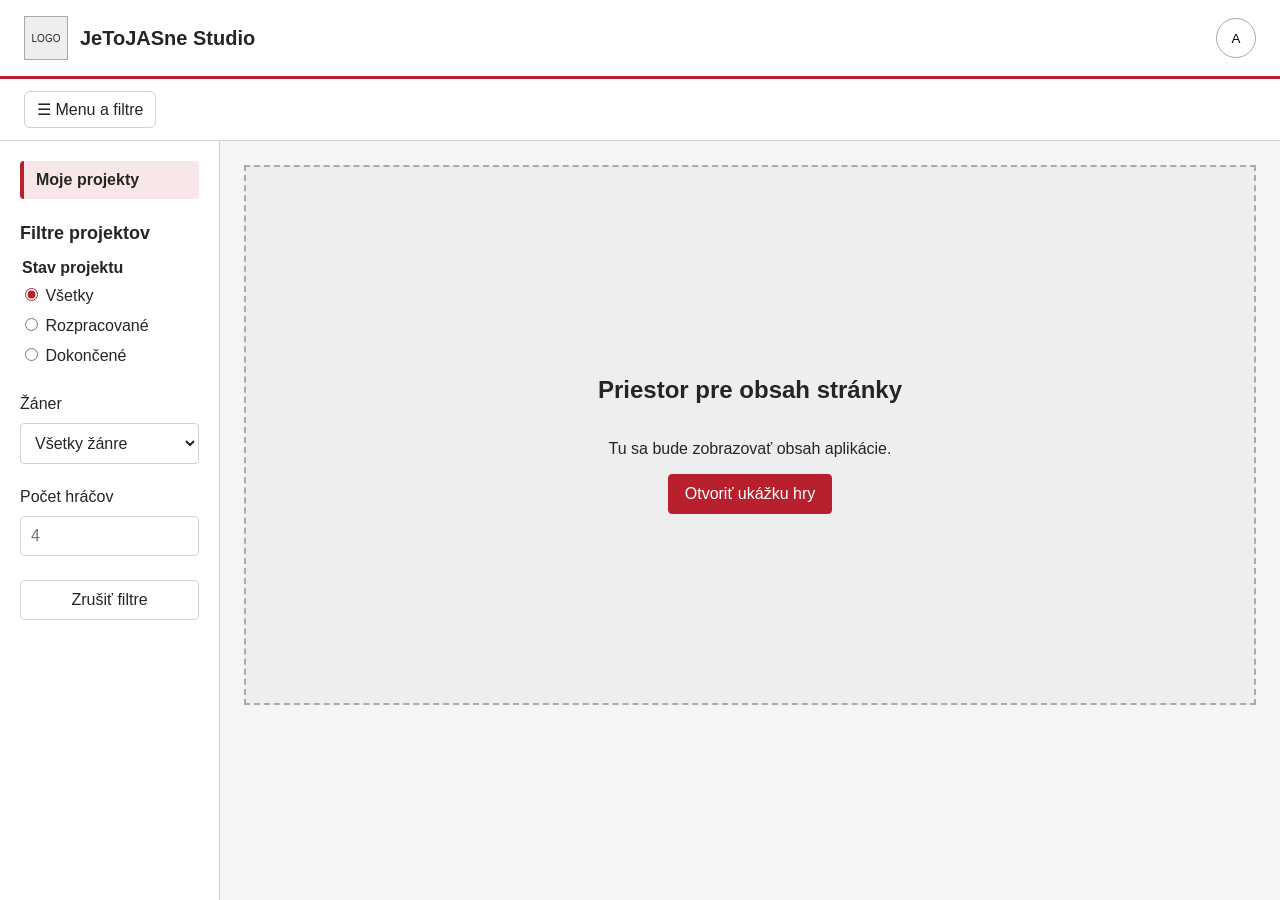
<file: html/index.html>
<!DOCTYPE html>
<html lang="sk">
    <head>
        <meta charset="UTF-8">
        <meta name="viewport" content="width=device-width, initial-scale=1.0">
        <title>JeToJASne Studio</title>
        <link rel="stylesheet" href="style.css">
    </head>
    <body class="projects-page">
        <header class="site-header">
            <a class="brand" href="index.html">
                <span class="logo">LOGO</span>
                <h1>JeToJASne Studio</h1>
            </a>

            <button class="user-button" type="button" aria-label="Používateľský účet">
                A
            </button>
        </header>

        <input
        type="checkbox"
        id="sidebar-toggle"
        class="sidebar-toggle"
        aria-label="Skryť bočný panel"
        aria-controls="bocny-panel"
        >

        <div class="page-toolbar">
        <label for="sidebar-toggle" class="sidebar-toggle-label">☰ Menu a filtre</label>
    </div>

        <div class="layout">
            <aside class="sidebar" id="bocny-panel">
                <nav aria-label="Hlavná navigácia">
                    <a href="index.html" aria-current="page">Moje projekty</a>
                </nav>

                <form class="filters">
                    <h2>Filtre projektov</h2>

                    <fieldset>
                        <legend>Stav projektu</legend>

                        <label>
                            <input type="radio" name="stav" value="vsetky" checked>
                            Všetky
                        </label>

                        <label>
                            <input type="radio" name="stav" value="rozpracovane">
                            Rozpracované
                        </label>

                        <label>
                            <input type="radio" name="stav" value="dokoncene">
                            Dokončené
                        </label>
                    </fieldset>

                    <label for="zaner">Žáner</label>
                    <select id="zaner" name="zaner">
                        <option value="">Všetky žánre</option>
                        <option value="zahada">Záhada</option>
                        <option value="thriller">Thriller</option>
                        <option value="komedia">Komédia</option>
                    </select>

                    <label for="pocet-hracov">Počet hráčov</label>
                    <input
                    type="number"
                    id="pocet-hracov"
                    name="pocet-hracov"
                    min="1"
                    placeholder="4"
                    >

                    <button type="reset">Zrušiť filtre</button>
                </form>
            </aside>

            <main>
                <section class="placeholder">
                    <h2>Priestor pre obsah stránky</h2>
                    <p>Tu sa bude zobrazovať obsah aplikácie.</p>

                    <a class="button" href="hra.html">
                        Otvoriť ukážku hry
                    </a>
                </section>
            </main>
        </div>
    </body>
</html>
</file>
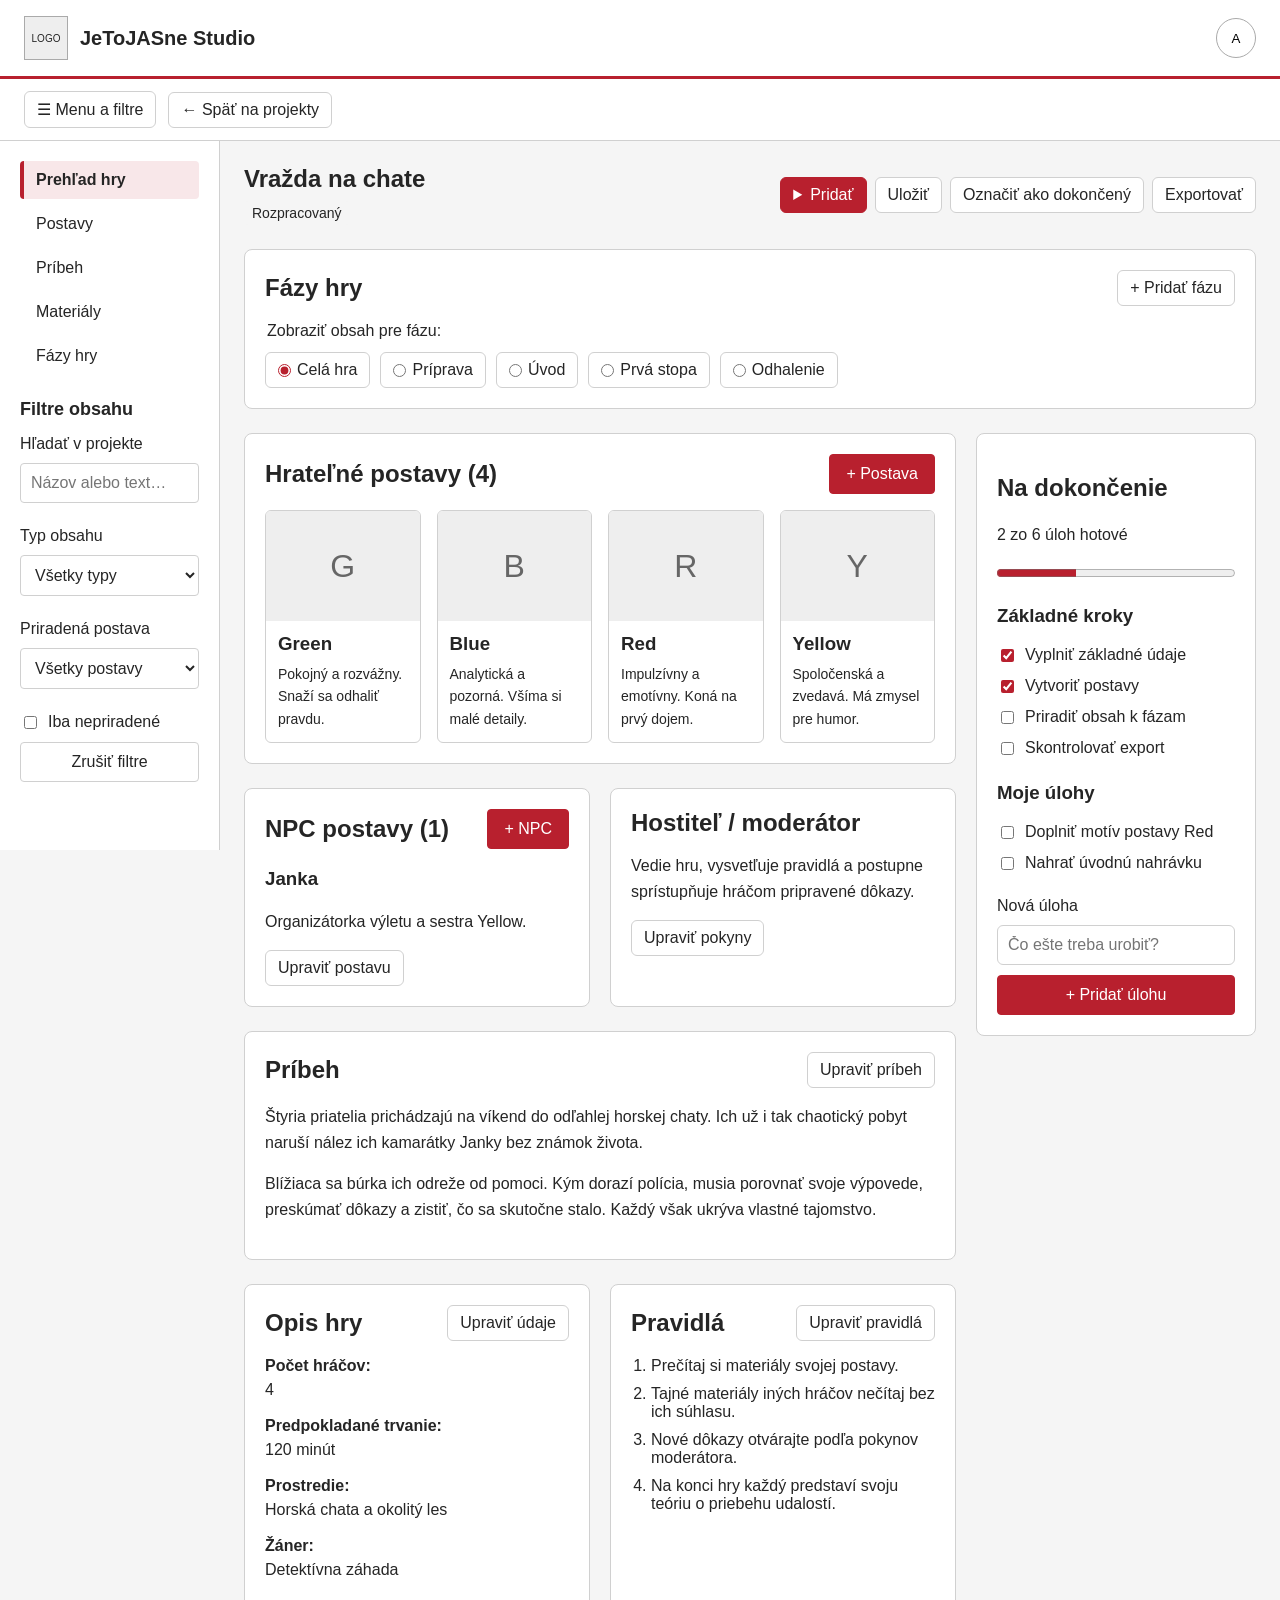
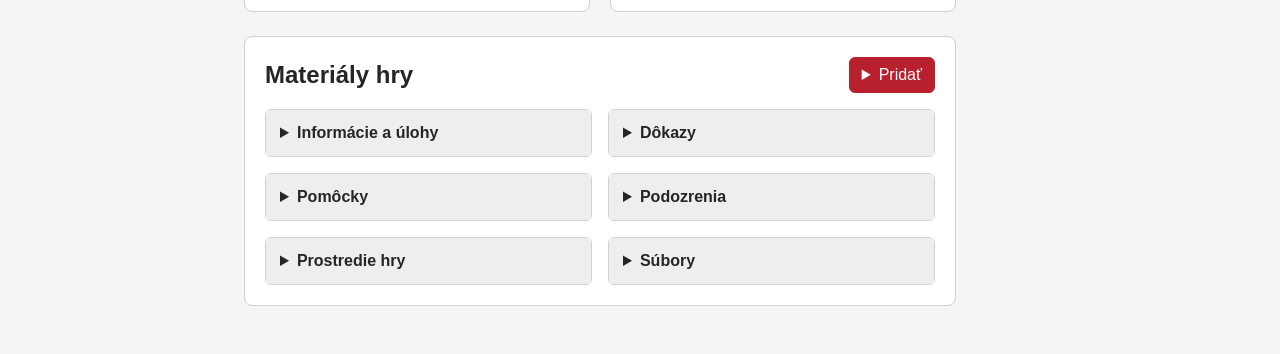
<file: html/hra.html>
<!DOCTYPE html>
<html lang="sk">
    <head>
        <meta charset="UTF-8">
        <meta name="viewport" content="width=device-width, initial-scale=1.0">
        <title>Vražda na chate – JeToJASne Studio</title>
        <link rel="stylesheet" href="style.css">
    </head>
    <body>

        <header class="site-header">
            <a class="brand" href="index.html">
                <span class="logo">LOGO</span>
                <h1>JeToJASne Studio</h1>
            </a>

            <button class="user-button" type="button"
            aria-label="Používateľský účet">
            A
        </button>
    </header>

    <input
    type="checkbox"
    id="sidebar-toggle"
    class="sidebar-toggle"
    aria-label="Skryť bočný panel"
    aria-controls="bocny-panel"
    >

    <div class="page-toolbar">
        <label for="sidebar-toggle" class="sidebar-toggle-label">☰ Menu a filtre</label>
        <a class="back-button" href="index.html">← Späť na projekty</a>
    </div>

    <div class="layout">
        <aside class="sidebar" id="bocny-panel">
            <nav aria-label="Navigácia projektu">
                <a href="hra.html" aria-current="page">Prehľad hry</a>
                <a href="#postavy">Postavy</a>
                <a href="#pribeh">Príbeh</a>
                <a href="#materialy">Materiály</a>
                <a href="#fazy">Fázy hry</a>
            </nav>
            <form class="filters">
                <h2>Filtre obsahu</h2>

                <label for="hladanie">Hľadať v projekte</label>
                <input
                type="search"
                id="hladanie"
                name="hladanie"
                placeholder="Názov alebo text…"
                >

                <label for="typ-obsahu">Typ obsahu</label>
                <select id="typ-obsahu" name="typ-obsahu">
                    <option value="">Všetky typy</option>
                    <option value="informacia">Informácie</option>
                    <option value="uloha">Úlohy postáv</option>
                    <option value="dokaz">Dôkazy</option>
                    <option value="pomocka">Pomôcky</option>
                    <option value="podozrenie">Podozrenia</option>
                </select>

                <label for="filter-postavy">Priradená postava</label>
                <select id="filter-postavy" name="postava">
                    <option value="">Všetky postavy</option>
                    <option value="green">Green</option>
                    <option value="blue">Blue</option>
                    <option value="red">Red</option>
                    <option value="yellow">Yellow</option>
                </select>

                <label class="filter-checkbox">
                    <input type="checkbox" name="nepriradene">
                    Iba nepriradené
                </label>

                <button type="reset">Zrušiť filtre</button>
            </form>
        </aside>

        <main>
            <section class="project-heading">
                <div>
                    <h2>Vražda na chate</h2>
                    <span class="project-status">Rozpracovaný</span>
                </div>

                <div class="project-actions">
                    <details class="add-menu">
                        <summary>Pridať</summary>

                        <div class="add-menu-content">
                            <a href="#postavy">Postavu</a>
                            <a href="#npc">NPC postavu</a>
                            <a href="#fazy">Fázu hry</a>
                            <a href="#materialy">Informáciu</a>
                            <a href="#materialy">Dôkaz</a>
                            <a href="#materialy">Pomôcku</a>
                            <a href="#todo">Úlohu na dokončenie</a>
                        </div>
                    </details>
                    <button type="button">Uložiť</button>
                    <button type="button">Označiť ako dokončený</button>
                    <button type="button">Exportovať</button>
                </div>
            </section>

            <section class="panel" id="fazy">
                <div class="section-heading">
                    <h2>Fázy hry</h2>
                    <button class="secondary-button" type="button">
                        + Pridať fázu
                    </button>
                </div>

                <fieldset class="phase-options">
                    <legend>Zobraziť obsah pre fázu:</legend>

                    <label class="phase-option">
                        <input type="radio" name="faza" value="cela-hra" checked>
                        Celá hra
                    </label>

                    <label class="phase-option">
                        <input type="radio" name="faza" value="priprava">
                        Príprava
                    </label>

                    <label class="phase-option">
                        <input type="radio" name="faza" value="uvod">
                        Úvod
                    </label>

                    <label class="phase-option">
                        <input type="radio" name="faza" value="prva-stopa">
                        Prvá stopa
                    </label>

                    <label class="phase-option">
                        <input type="radio" name="faza" value="odhalenie">
                        Odhalenie
                    </label>
                </fieldset>
            </section>

            <div class="editor-layout">
                <div class="editor-content">
                    <section class="panel" id="postavy">
                        <div class="section-heading">
                            <h2>Hrateľné postavy (4)</h2>
                            <button class="button" type="button">+ Postava</button>
                        </div>

                        <div class="character-grid">
                            <article class="character-card">
                                <div class="character-image" aria-hidden="true">G</div>

                                <div class="character-content">
                                    <h3>Green</h3>
                                    <p>Pokojný a rozvážny. Snaží sa odhaliť pravdu.</p>
                                </div>
                            </article>

                            <article class="character-card">
                                <div class="character-image" aria-hidden="true">B</div>

                                <div class="character-content">
                                    <h3>Blue</h3>
                                    <p>Analytická a pozorná. Všíma si malé detaily.</p>
                                </div>
                            </article>

                            <article class="character-card">
                                <div class="character-image" aria-hidden="true">R</div>

                                <div class="character-content">
                                    <h3>Red</h3>
                                    <p>Impulzívny a emotívny. Koná na prvý dojem.</p>
                                </div>
                            </article>

                            <article class="character-card">
                                <div class="character-image" aria-hidden="true">Y</div>

                                <div class="character-content">
                                    <h3>Yellow</h3>
                                    <p>Spoločenská a zvedavá. Má zmysel pre humor.</p>
                                </div>
                            </article>
                        </div>
                    </section>

                    <div class="two-columns">
                        <section class="panel" id="npc">
                            <div class="section-heading">
                                <h2>NPC postavy (1)</h2>
                                <button class="button" type="button">+ NPC</button>
                            </div>

                            <h3>Janka</h3>
                            <p>Organizátorka výletu a sestra Yellow.</p>

                            <button class="secondary-button" type="button">
                                Upraviť postavu
                            </button>
                        </section>

                        <section class="panel" id="hostitel">
                            <div class="section-heading">
                                <h2>Hostiteľ / moderátor</h2>
                            </div>

                            <p>
                                Vedie hru, vysvetľuje pravidlá a postupne
                                sprístupňuje hráčom pripravené dôkazy.
                                </p>

                                <button class="secondary-button" type="button">
                                    Upraviť pokyny
                                </button>
                            </section>

                        </div>
                        <section class="panel" id="pribeh">
                            <div class="section-heading">
                                <h2>Príbeh</h2>
                                <button class="secondary-button" type="button">
                                    Upraviť príbeh
                                </button>
                            </div>

                            <p>
                                Štyria priatelia prichádzajú na víkend do odľahlej horskej chaty. Ich už i tak chaotický pobyt naruší nález ich kamarátky Janky bez známok života.
                                </p>

                                <p>
                                    Blížiaca sa búrka ich odreže od pomoci. Kým dorazí polícia, musia porovnať svoje výpovede, preskúmať dôkazy a zistiť, čo sa skutočne stalo. Každý však ukrýva vlastné tajomstvo.
                                    </p>
                                </section>
                                <div class="two-columns">
                                    <section class="panel" id="opis-hry">
                                        <div class="section-heading">
                                            <h2>Opis hry</h2>
                                            <button class="secondary-button" type="button">
                                                Upraviť údaje
                                            </button>
                                        </div>

                                        <dl class="game-details">
                                            <dt>Počet hráčov:</dt>
                                            <dd>4</dd>

                                            <dt>Predpokladané trvanie:</dt>
                                            <dd>120 minút</dd>

                                            <dt>Prostredie:</dt>
                                            <dd>Horská chata a okolitý les</dd>

                                            <dt>Žáner:</dt>
                                            <dd>Detektívna záhada</dd>
                                        </dl>
                                    </section>

                                    <section class="panel" id="pravidla">
                                        <div class="section-heading">
                                            <h2>Pravidlá</h2>
                                            <button class="secondary-button" type="button">
                                                Upraviť pravidlá
                                            </button>
                                        </div>

                                        <ol class="rules-list">
                                            <li>Prečítaj si materiály svojej postavy.</li>
                                            <li>
                                                Tajné materiály iných hráčov nečítaj
                                                bez ich súhlasu.
                                                </li>
                                                <li>
                                                    Nové dôkazy otvárajte podľa pokynov
                                                    moderátora.
                                                    </li>
                                                    <li>
                                                        Na konci hry každý predstaví svoju
                                                        teóriu o priebehu udalostí.
                                                        </li>
                                                    </ol>
                                                </section>
                                            </div>
                                            <section class="panel" id="materialy">
                                                <div class="section-heading">
                                                    <h2>Materiály hry</h2>

                                                    <details class="add-menu">
                                                        <summary>Pridať</summary>

                                                        <div class="add-menu-content">
                                                            <button type="button">Informácia</button>
                                                            <button type="button">Úloha</button>
                                                            <button type="button">Dôkaz</button>
                                                            <button type="button">Pomôcka</button>
                                                            <button type="button">Podozrenie</button>
                                                        </div>
                                                    </details>
                                                </div>

                                                <div class="materials-grid">

                                                    <details class="material">
                                                        <summary>Informácie a úlohy</summary>

                                                        <div class="material-content">
                                                            <details class="material-item">
                                                                <summary>Tajný rozhovor</summary>

                                                                <div class="item-description">
                                                                    <p>
                                                                        Yellow počula Janku telefonovať.
                                                                        Spomenula stretnutie pri lese.
                                                                        </p>

                                                                        <p><strong>Typ:</strong> Informácia</p>
                                                                        <p><strong>Postava:</strong> Yellow</p>
                                                                        <p><strong>Fáza:</strong> Prvá stopa</p>

                                                                        <button class="secondary-button" type="button">
                                                                            Upraviť informáciu
                                                                        </button>
                                                                    </div>
                                                                </details>

                                                                <details class="material-item">
                                                                    <summary>Zisti, kto má kľúč</summary>

                                                                    <div class="item-description">
                                                                        <p>
                                                                            Zisti, kto má kľúč od pivnice,
                                                                            bez prezradenia svojho zámeru.
                                                                            </p>

                                                                            <p><strong>Typ:</strong> Úloha</p>
                                                                            <p><strong>Postava:</strong> Red</p>
                                                                            <p><strong>Fáza:</strong> Úvod</p>

                                                                            <button class="secondary-button" type="button">
                                                                                Upraviť úlohu
                                                                            </button>
                                                                        </div>
                                                                    </details>
                                                                </div>
                                                            </details>

                                                            <details class="material">
                                                                <summary>Dôkazy</summary>

                                                                <div class="material-content">
                                                                    <details class="material-item">
                                                                        <summary>Roztrhnutý list</summary>

                                                                        <div class="item-description">
                                                                            <p>
                                                                                Pri krbe sa našla časť listu
                                                                                s neúplným odkazom pre Janku.
                                                                                </p>

                                                                                <p><strong>Postavy:</strong> Green, Blue</p>
                                                                                <p><strong>Fáza:</strong> Prvá stopa</p>

                                                                                <button class="secondary-button" type="button">
                                                                                    Upraviť dôkaz
                                                                                </button>
                                                                            </div>
                                                                        </details>

                                                                        <details class="material-item">
                                                                            <summary>Kľúč od pivnice</summary>

                                                                            <div class="item-description">
                                                                                <p>
                                                                                    Starý kovový kľúč nájdený
                                                                                    pod kreslom v spoločenskej miestnosti.
                                                                                    </p>

                                                                                    <p><strong>Postava:</strong> Red</p>
                                                                                    <p><strong>Fáza:</strong> Odhalenie</p>

                                                                                    <button class="secondary-button" type="button">
                                                                                        Upraviť dôkaz
                                                                                    </button>
                                                                                </div>
                                                                            </details>
                                                                        </div>
                                                                    </details>

                                                                    <details class="material">
                                                                        <summary>Pomôcky</summary>

                                                                        <div class="material-content">
                                                                            <details class="material-item">
                                                                                <summary>Mapa chaty</summary>

                                                                                <div class="item-description">
                                                                                    <p>
                                                                                        Vytlačený plán miestností
                                                                                        s vyznačenou pivnicou.
                                                                                        </p>

                                                                                        <p><strong>Počet:</strong> 1 kus</p>

                                                                                        <button class="secondary-button" type="button">
                                                                                            Upraviť pomôcku
                                                                                        </button>
                                                                                    </div>
                                                                                </details>

                                                                                <details class="material-item">
                                                                                    <summary>Menovky postáv</summary>

                                                                                    <div class="item-description">
                                                                                        <p>
                                                                                            Menovky pre Green, Blue, Red
                                                                                            a Yellow pripravené pred začiatkom hry.
                                                                                            </p>

                                                                                            <p><strong>Počet:</strong> 4 kusy</p>

                                                                                            <button class="secondary-button" type="button">
                                                                                                Upraviť pomôcku
                                                                                            </button>
                                                                                        </div>
                                                                                    </details>
                                                                                </div>
                                                                            </details>

                                                                            <details class="material">
                                                                                <summary>Podozrenia</summary>

                                                                                <div class="material-content">
                                                                                    <details class="material-item">
                                                                                        <summary>Hádka pred zmiznutím</summary>

                                                                                        <div class="item-description">
                                                                                            <p>
                                                                                                Red sa pred Jankiným zmiznutím
                                                                                                s Jankou pohádal. Ostatní počuli
                                                                                                zvýšené hlasy, ale nepoznajú dôvod.
                                                                                                </p>

                                                                                                <p><strong>Týka sa postavy:</strong> Red</p>

                                                                                                <button class="secondary-button" type="button">
                                                                                                    Upraviť podozrenie
                                                                                                </button>
                                                                                            </div>
                                                                                        </details>
                                                                                    </div>
                                                                                </details>

                                                                                <details class="material">
                                                                                    <summary>Prostredie hry</summary>

                                                                                    <div class="material-content">
                                                                                        <label for="opis-prostredia">Opis prostredia</label>

                                                                                        <textarea
                                        class="editable-text"
                                        id="opis-prostredia"
                                        name="opis-prostredia"
                                        rows="5"
                                >Horská chata so spoločenskou miestnosťou, krbom a zamknutou pivnicou. Za chatou vedie chodník do lesa.</textarea>
                                                                                    </div>
                                                                                </details>

                                                                                <details class="material">
                                                                                    <summary>Súbory</summary>

                                                                                    <div class="material-content">
                                                                                        <p>Zatiaľ neboli priložené žiadne súbory.</p>

                                                                                        <label for="priloha">Vybrať prílohu:</label>
                                                                                        <input type="file" id="priloha" name="priloha">
                                                                                    </div>
                                                                                </details>
                                                                            </div>
                                                                        </section>
                                                                    </div>

                                                                    <aside class="panel" id="todo">
                                                                        <h2>Na dokončenie</h2>
                                                                        <p>2 zo 6 úloh hotové</p>

                                                                        <progress value="2" max="6" aria-label="Dokončenie prípravy hry">
                                                                            2 zo 6
                                                                            </progress>

                                                                            <h3>Základné kroky</h3>

                                                                            <div class="todo-list">
                                                                                <label>
                                                                                    <input type="checkbox" checked>
                                                                                    Vyplniť základné údaje
                                                                                </label>

                                                                                <label>
                                                                                    <input type="checkbox" checked>
                                                                                    Vytvoriť postavy
                                                                                </label>

                                                                                <label>
                                                                                    <input type="checkbox">
                                                                                    Priradiť obsah k fázam
                                                                                </label>

                                                                                <label>
                                                                                    <input type="checkbox">
                                                                                    Skontrolovať export
                                                                                </label>
                                                                            </div>

                                                                            <h3>Moje úlohy</h3>

                                                                            <div class="todo-list">
                                                                                <label>
                                                                                    <input type="checkbox">
                                                                                    Doplniť motív postavy Red
                                                                                </label>

                                                                                <label>
                                                                                    <input type="checkbox">
                                                                                    Nahrať úvodnú nahrávku
                                                                                </label>
                                                                            </div>

                                                                            <form class="todo-form">
                                                                                <label for="nova-uloha">Nová úloha</label>

                                                                                <input
                                                                                type="text"
                                                                                id="nova-uloha"
                                                                                name="nova-uloha"
                                                                                placeholder="Čo ešte treba urobiť?"
                                                                                >

                                                                                <button class="button" type="button">
                                                                                    + Pridať úlohu
                                                                                </button>
                                                                            </form>
                                                                        </aside>
                                                                    </div>
                                                                </main>
                                                            </div>

                                                        </body>
                                                    </html>
</file>
<file: html/style.css>
/* JeToJASne Studio – spoločné štýly pre index.html a hra.html. */

:root {
    --page-background: #f5f5f5;
    --surface: #ffffff;
    --sidebar-background: #eeeeee;
    --text-color: #252525;
    --border-color: #d0d0d0;
    --primary-color: #b8202e;
    --primary-hover: #951a25;
}

body {
    display: flex;
    flex-direction: column;
    min-height: 100vh;
    margin: 0;
    font-family: Arial, sans-serif;
    background-color: var(--page-background);
    color: var(--text-color);
}

header {
    background-color: var(--surface);
    padding: 20px;
    border-bottom: 3px solid var(--primary-color);
}

h1 {
    margin: 0;
}

.sidebar {
    min-width: 0;
    padding: 20px;
    background-color: var(--surface);
    border-right: 1px solid var(--border-color);
    position: sticky;
    top: 0;
    align-self: start;

    max-height: 100vh;
    overflow-y: auto;
}

.sidebar nav a {
    display: block;
    padding: 10px 12px;
    margin-bottom: 6px;

    border-left: 4px solid transparent;
    border-radius: 4px;

    color: var(--text-color);
    text-decoration: none;
}

.sidebar nav a[aria-current="page"] {
    border-left-color: var(--primary-color);
    background-color: #f8e7e9;
    font-weight: bold;
}

.sidebar nav a:hover {
    background-color: var(--sidebar-background);
}

.layout {
    flex: 1;
    display: grid;
    grid-template-columns: 220px minmax(0, 1fr);
    min-height: 0;
}

.site-header {
    flex-shrink: 0;
    display: flex;
    justify-content: space-between;
    align-items: center;
    flex-wrap: nowrap;
    gap: 12px;
    padding: 16px 24px;
}

.brand {
    display: flex;
    align-items: center;
    gap: 12px;
    color: inherit;
    text-decoration: none;
    min-width: 0;
}

.brand h1 {
    min-width: 0;
    overflow-wrap: anywhere;
    font-size: 20px;
}

.logo {
    display: flex;
    justify-content: center;
    align-items: center;

    width: 44px;
    height: 44px;
    flex-shrink: 0;

    background-color: #eeeeee;
    border: 1px solid #aaaaaa;
    font-size: 10px;
}

.user-button {
    width: 40px;
    height: 40px;
    flex-shrink: 0;

    border: 1px solid #aaaaaa;
    border-radius: 50%;
    background-color: white;
    cursor: pointer;
}

* {
    box-sizing: border-box;
}

.filters {
    margin-top: 24px;
    margin-bottom: 24px;
}

.filters h2 {
    font-size: 18px;
}

.filters fieldset {
    padding: 0;
    margin: 0 0 20px;
    border: none;
}

.filters legend {
    margin-bottom: 8px;
    font-weight: bold;
}

.filters label {
    display: block;
    margin-bottom: 10px;
}

.filters .filter-checkbox {
    display: flex;
    align-items: flex-start;
    gap: 8px;
}

.filter-checkbox input {
    flex-shrink: 0;
    margin-top: 3px;
    accent-color: var(--primary-color);
}

.filters select,
.filters input[type="number"],
.filters input[type="search"],
.filters button {
    width: 100%;
    min-width: 0;
    padding: 10px;
    margin-bottom: 24px;

    border: 1px solid var(--border-color);
    border-radius: 4px;
    background-color: var(--surface);

    color: var(--text-color);
    font: inherit;
}

.filters button {
    cursor: pointer;
}

main {
    min-width: 0;
    padding: 24px;
}

.placeholder {
    min-height: 60vh;
    padding: 24px;

    display: flex;
    flex-direction: column;
    justify-content: center;
    align-items: center;

    border: 2px dashed #aaaaaa;
    background-color: #eeeeee;
    text-align: center;
}

.button {
    display: inline-block;
    padding: 10px 16px;

    border: 1px solid var(--primary-color);
    border-radius: 4px;
    background-color: var(--primary-color);

    color: white;
    font: inherit;
    cursor: pointer;
    text-decoration: none;
}

.button:hover {
    background-color: var(--primary-hover);
    border-color: var(--primary-hover);
}

.filters input[type="radio"] {
    accent-color: var(--primary-color);
}

.filters button:hover {
    background-color: var(--sidebar-background);
}

a:focus-visible,
button:focus-visible,
input:focus-visible,
select:focus-visible,
textarea:focus-visible {
    outline: 2px solid var(--primary-color);
    outline-offset: 3px;
}

.project-heading {
    display: flex;
    justify-content: space-between;
    align-items: center;
    flex-wrap: wrap;
    gap: 20px;
    margin-bottom: 24px;
}

.project-heading h2 {
    margin: 0 0 8px;
}

.project-status {
    display: inline-block;
    padding: 4px 8px;
    border-radius: 4px;
    background-color: var(--page-background);
    font-size: 14px;
}

.project-actions {
    display: flex;
    flex-wrap: wrap;
    gap: 8px;
}

.project-actions > button {
    padding: 8px 12px;
    border: 1px solid var(--border-color);
    border-radius: 6px;
    background-color: var(--surface);
    color: var(--text-color);
    font: inherit;
    cursor: pointer;
}

.project-actions > button:hover {
    background-color: var(--sidebar-background);
}

.panel {
    min-width: 0;
    overflow-wrap: anywhere;
    padding: 20px;
    margin-bottom: 24px;

    border: 1px solid var(--border-color);
    border-radius: 8px;
    background-color: var(--surface);
}

.section-heading {
    display: flex;
    justify-content: space-between;
    align-items: center;
    flex-wrap: wrap;
    gap: 12px;
    margin-bottom: 16px;
}

.section-heading h2 {
    margin: 0;
}

.character-grid {
    display: grid;
    grid-template-columns: repeat(4, minmax(0, 1fr));
    gap: 16px;
}

.character-card {
    overflow: hidden;
    border: 1px solid var(--border-color);
    border-radius: 6px;
}

.character-image {
    display: flex;
    justify-content: center;
    align-items: center;

    height: 110px;
    background-color: #eeeeee;
    color: #666666;
    font-size: 32px;
}

.character-content {
    padding: 12px;
    overflow-wrap: anywhere;
}

.character-content h3 {
    margin: 0 0 8px;
}

.character-content p {
    margin: 0;
    font-size: 14px;
}

.game-details {
    display: grid;
    grid-template-columns: minmax(0, 1fr);
    gap: 6px;
    margin: 0;
}

.game-details dt,
.game-details dd {
    min-width: 0;
    overflow-wrap: anywhere;
}

.game-details dt {
    font-weight: bold;
}

.game-details dd {
    margin: 0 0 12px;
}

.rules-list {
    margin: 0;
    padding-left: 20px;
}

.rules-list li {
    margin-bottom: 10px;
}

.panel p {
    line-height: 1.6;
}

.two-columns {
    display: grid;
    grid-template-columns: repeat(2, minmax(0, 1fr));
    gap: 20px;
}

.secondary-button {
    padding: 8px 12px;

    border: 1px solid var(--border-color);
    border-radius: 6px;
    background-color: var(--surface);

    color: var(--text-color);
    font: inherit;
    cursor: pointer;
}

.secondary-button:hover {
    background-color: var(--sidebar-background);
}

.materials-grid {
    display: grid;
    grid-template-columns: repeat(2, minmax(0, 1fr));
    align-items: start;
    gap: 16px;
}

.material {
    min-width: 0;
    border: 1px solid var(--border-color);
    border-radius: 6px;
    overflow-wrap: anywhere;
}

.material-actions {
    display: flex;
    flex-wrap: wrap;
    gap: 10px;
    margin-top: 16px;
}

/* Nadpis celej kategórie */
.material > summary {
    padding: 14px;
    background-color: var(--sidebar-background);
    font-weight: bold;
    cursor: pointer;
}

.material > summary:hover {
    background-color: #e2e2e2;
}

/* Jednotlivé záznamy v kategórii */
.material-item {
    border: 1px solid var(--border-color);
    border-radius: 6px;
}

.material-item + .material-item {
    margin-top: 10px;
}

.material-item > summary {
    padding: 10px 12px;
    font-weight: bold;
    cursor: pointer;
}

.material-item > summary:hover {
    background-color: var(--sidebar-background);
}

.material > summary:focus-visible,
.material-item > summary:focus-visible {
    outline: 2px solid var(--primary-color);
    outline-offset: 3px;
}

.item-description {
    padding: 0 12px 12px;
}

.item-description button {
    margin-top: 8px;
}

.material-content {
    padding: 16px;
}

.material-content h3 {
    margin-top: 0;
}

.material-content input[type="file"] {
    display: block;
    width: 100%;
    min-width: 0;
    margin-top: 8px;
}

.phase-options {
    display: flex;
    flex-wrap: wrap;
    gap: 10px;

    margin: 0;
    padding: 0;
    border: none;
}

.phase-options legend {
    margin-bottom: 12px;
}

.phase-option {
    display: flex;
    align-items: center;
    gap: 6px;

    padding: 8px 12px;
    border: 1px solid var(--border-color);
    border-radius: 6px;
    background-color: var(--surface);
    cursor: pointer;
}

.phase-option input {
    margin: 0;
    accent-color: var(--primary-color);
}

.phase-option:hover {
    background-color: var(--sidebar-background);
}

#todo progress {
    width: 100%;
    height: 16px;
    accent-color: var(--primary-color);
}

#todo h3 {
    margin-top: 24px;
}

.todo-list {
    display: grid;
    gap: 12px;
}

.todo-list label {
    display: flex;
    align-items: flex-start;
    gap: 8px;
    cursor: pointer;
}

.todo-list input {
    flex-shrink: 0;
    margin-top: 3px;
    accent-color: var(--primary-color);
}

.todo-form {
    display: grid;
    gap: 10px;
    margin-top: 24px;
}

.todo-form input {
    width: 100%;
    min-width: 0;
    padding: 10px;

    border: 1px solid var(--border-color);
    border-radius: 6px;
    font: inherit;
}

.add-menu {
    position: relative;
}

.add-menu > summary {
    padding: 8px 12px;

    border: 1px solid var(--primary-color);
    border-radius: 6px;
    background-color: var(--primary-color);

    color: white;
    cursor: pointer;
}

.add-menu > summary:hover {
    background-color: var(--primary-hover);
}

.add-menu-content {
    position: absolute;
    top: 100%;
    right: 0;
    z-index: 10;

    width: 190px;
    margin-top: 6px;
    padding: 6px;

    border: 1px solid var(--border-color);
    border-radius: 6px;
    background-color: var(--surface);
}

.add-menu-content a {
    display: block;
    padding: 8px 10px;

    color: var(--text-color);
    text-decoration: none;
    border-radius: 4px;
}

.add-menu-content a:hover {
    background-color: var(--sidebar-background);
}

.add-menu > summary:focus-visible {
    outline: 2px solid var(--primary-color);
    outline-offset: 3px;
}

.editor-layout {
    display: grid;
    grid-template-columns: minmax(0, 1fr) 280px;
    align-items: start;
    gap: 20px;
}

.editor-content {
    min-width: 0;
}

.editable-text {
    min-width: 0;
    display: block;
    width: 100%;
    min-height: 140px;
    margin-top: 8px;
    padding: 12px;

    border: 1px solid var(--border-color);
    border-radius: 6px;
    background-color: var(--surface);

    color: var(--text-color);
    font: inherit;
    line-height: 1.6;
    resize: vertical;
}

.editable-text:focus-visible {
    outline: 2px solid var(--primary-color);
    outline-offset: 3px;
}

/* Rovnaké písmo v ovládacích prvkoch. */
button, input, select, textarea {
    font-family: inherit;
}

/* Horné menu sa otvára doľava zarovnané k svojmu ovládaču.
   Menu pri pravom okraji sekcie Materiály je zarovnané doprava. */
.project-actions .add-menu-content {
    left: 0;
    right: auto;
}

/* Platí aj pre tlačidlá vo výbere typu materiálu. */
.add-menu-content button {
    display: block;
    width: 100%;
    padding: 8px 10px;
    border: none;
    border-radius: 4px;
    background-color: transparent;
    color: var(--text-color);
    font: inherit;
    text-align: left;
    cursor: pointer;
}

.add-menu-content button:hover {
    background-color: var(--sidebar-background);
}

.projects-page .sidebar {
    position: static;
    align-self: stretch;
    max-height: none;
    overflow-y: visible;
}

/* Checkbox zostane dostupný cez klávesnicu. */
.sidebar-toggle {
    border: 0;
    position: absolute;
    width: 1px;
    height: 1px;
    padding: 0;
    margin: -1px;
    overflow: hidden;
    clip-path: inset(50%);
}

.sidebar-toggle-label {
    align-self: flex-start;
    flex-shrink: 0;
    display: inline-block;
    margin: 12px 24px;
    padding: 8px 12px;

    border: 1px solid var(--border-color);
    border-radius: 6px;
    background-color: var(--surface);

    cursor: pointer;
}

.sidebar-toggle:focus-visible + .page-toolbar .sidebar-toggle-label {
    outline: 2px solid var(--primary-color);
    outline-offset: 3px;
}

/* Po označení checkboxu skryjeme panel aj jeho stĺpec. */
.sidebar-toggle:checked ~ .layout > .sidebar {
    display: none;
}

.sidebar-toggle:checked ~ .layout {
    grid-template-columns: minmax(0, 1fr);
}

.sidebar-toggle-label:hover {
    background-color: var(--sidebar-background);
}

.sidebar-toggle:checked + .page-toolbar .sidebar-toggle-label {
    border-color: var(--primary-color);
    background-color: #f8e7e9;
}

@media (max-width: 1200px) {
    .editor-layout {
        grid-template-columns: minmax(0, 1fr);
    }
}

@media (max-width: 1000px) {
    .character-grid {
        grid-template-columns: repeat(2, minmax(0, 1fr));
    }
}

@media (max-width: 700px) {
    .sidebar-toggle-label {
        margin: 12px 16px;
    }

    .site-header {
        padding: 12px;
    }

    .brand {
        gap: 8px;
    }

    .brand h1 {
        font-size: 16px;
    }

    .layout,
    .two-columns,
    .materials-grid {
        grid-template-columns: minmax(0, 1fr);
    }

    .sidebar {
        border-right: none;
        border-bottom: 1px solid var(--border-color);
        position: static;
        max-height: none;
        overflow-y: visible;
    }

    main {
        padding: 16px;
    }

    .panel {
        padding: 16px;
    }

    .projects-page .layout {
        min-height: 0;
    }
}

@media (max-width: 380px) {
    .character-grid {
        grid-template-columns: minmax(0, 1fr);
    }

    /* Na úzkom mobile menu zaberie vlastný riadok a neprečnieva. */
    .project-actions > .add-menu,
    .section-heading > .add-menu {
        flex-basis: 100%;
        min-width: 0;
    }

    .add-menu-content {
        width: 100%;
    }
}

/* Dlhý text ovládacích prvkov zostane v hraniciach panela. */
button, .button, .add-menu-content a {
    max-width: 100%;
    white-space: normal;
    overflow-wrap: anywhere;
}

/* Tieto ovládacie prvky zostávajú mimo skrývaného bočného panela. */
.page-toolbar {
    display: flex;
    align-items: center;
    flex-wrap: wrap;
    flex-shrink: 0;
    gap: 12px;
    padding: 12px 24px;
    background-color: var(--surface);
    border-bottom: 1px solid var(--border-color);
}

.page-toolbar .sidebar-toggle-label {
    margin: 0;
}

.back-button {
    display: inline-block;
    padding: 8px 12px;
    border: 1px solid var(--border-color);
    border-radius: 6px;
    background-color: var(--surface);
    color: var(--text-color);
    text-decoration: none;
}

.back-button:hover {
    background-color: var(--sidebar-background);
}

@media (max-width: 700px) {
    .page-toolbar {
        padding: 12px 16px;
    }
}
</file>
